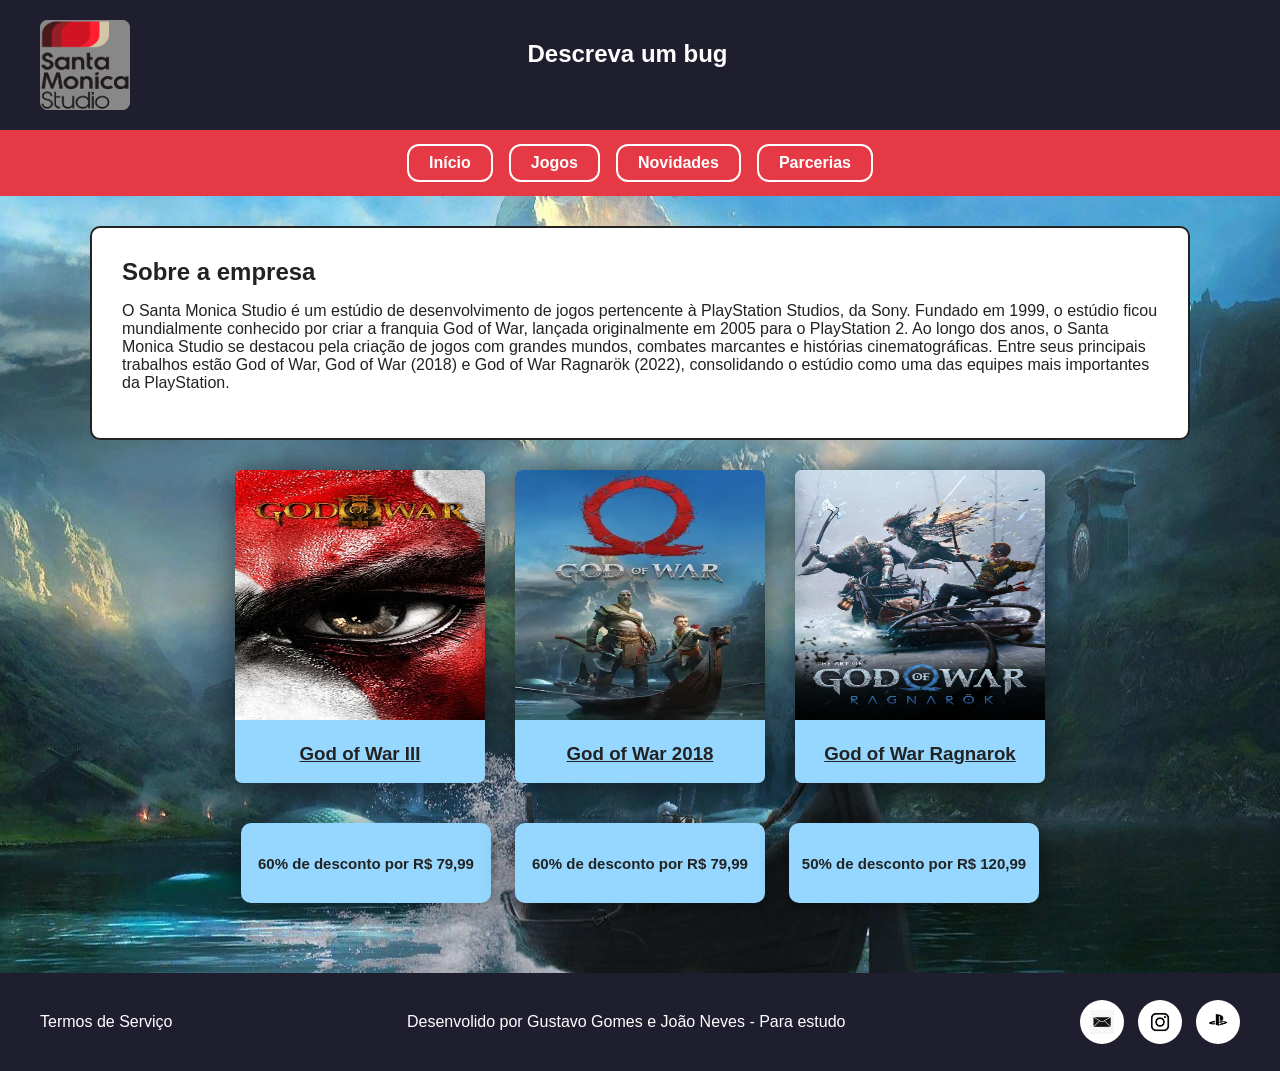
<file: index.html>
<!DOCTYPE html>
<html lang="pt-BR">
    <head>
    <meta charset="UTF-8">
    <meta name="viewport" content="width=device-width, initial-scale=1">
    <title>Studio Santa Monica</title>
    <link rel="stylesheet" href="style.css">
    <link rel="icon" type="image/png" href="./img/SML2a-removebg-preview.png">
  </head>
<body>
  
  <header class="topo">
    <div class="logo">
      <img class="logo" src="imagens/SonySantaMonicaStudioLogo.png" alt="studiosanta">
    </div>
    <h2 class="bug"> <a href="https://support.sms.playstation.com/hc/en-us/requests/new" target="_blank"> Descreva um bug </a><h2></h2>
  </header>
  <nav class="menu">
    <a class="link-menu" href="./index.html">Início</a>
    <a class="link-menu" href="./jogos.html">Jogos</a>
    <a class="link-menu" href="./novidades.html">Novidades</a>
    <a class="link-menu" href="./parcerias.html">Parcerias</a>
  </nav>


  <main class="principal">

    <section class="sobre">
      <h2 class="sobre-titulo">Sobre a empresa</h2>
      <p>O Santa Monica Studio é um estúdio de desenvolvimento de jogos pertencente à PlayStation Studios, da Sony. Fundado em 1999, o estúdio ficou mundialmente conhecido por criar a franquia God of War, lançada originalmente em 2005 para o PlayStation 2. Ao longo dos anos, o Santa Monica Studio se destacou pela criação de jogos com grandes mundos, combates marcantes e histórias cinematográficas. Entre seus principais trabalhos estão God of War, God of War (2018) e God of War Ragnarök (2022), consolidando o estúdio como uma das equipes mais importantes da PlayStation.</p>
    </section>

    <!-- Jogos - nomes -->
    <section class="container">
        <div class="cards">
            <article class="card">
                <a href="https://store.playstation.com/pt-br/product/UP9000-CUSA01623_00-0000GODOFWAR3PS4" target="_blank">
                  <img src="imagens/gow 3.jfif" alt="gow3">
                  </a>
                <h3><u>God of War III</u></h3>
            </article>
            <article class="card">
               <a href="https://store.playstation.com/pt-br/product/UP9000-CUSA07408_00-GODOFWARDDE00000" target="_blank">
                 <img src="imagens/gow 2018.webp" alt="gow2018">
                 </a>
                <h3><u>God of War 2018</u></h3>
            </article>
            <article class="card">
               <a href="https://store.playstation.com/pt-br/product/UP9000-CUSA34384_00-GOWRAGNAROK00000" target="_blank">
                 <img src="imagens/gow ragnarok.jpg" alt="gowragnarok">
                 </a>
                <h3><u>God of War Ragnarok</u></h3>
            </article>
    </section>

    <!-- Promoções -->
    <section class="grade">
      <div class="promo">60% de desconto por R$ 79,99</div>
      <div class="promo">60% de desconto por R$ 79,99</div>
      <div class="promo">50% de desconto por R$ 120,99</div>
    </section>

  </main>

  <footer class="rodape">

    <a class="termos" href="https://www.playstation.com/en-us/legal/website-terms-of-use/" target="_blank">Termos de Serviço</a>
      <p>Desenvolido por Gustavo Gomes e João Neves - Para estudo</p>
    <div class="contatos">
      <a class="bolinha" href="mailto:seuemail@exemplo.com" target="_blank">
        <img class="icone" src="imagens/logo-email.jpg" alt="Email">
      </a>
      <a class="bolinha" href="https://www.instagram.com/santamonicastudio/" target="_blank">
        <img class="icone" src="imagens/logo-instagram.webp" alt="Instagram">
      </a>
      <a class="bolinha" href="https://www.playstation.com/pt-br/" target="_blank">
        <img class="icone" src="imagens/logo-sony.png" alt="Sony">
      </a>
    </div>
      
  </footer>

</body>
</html>
</file>
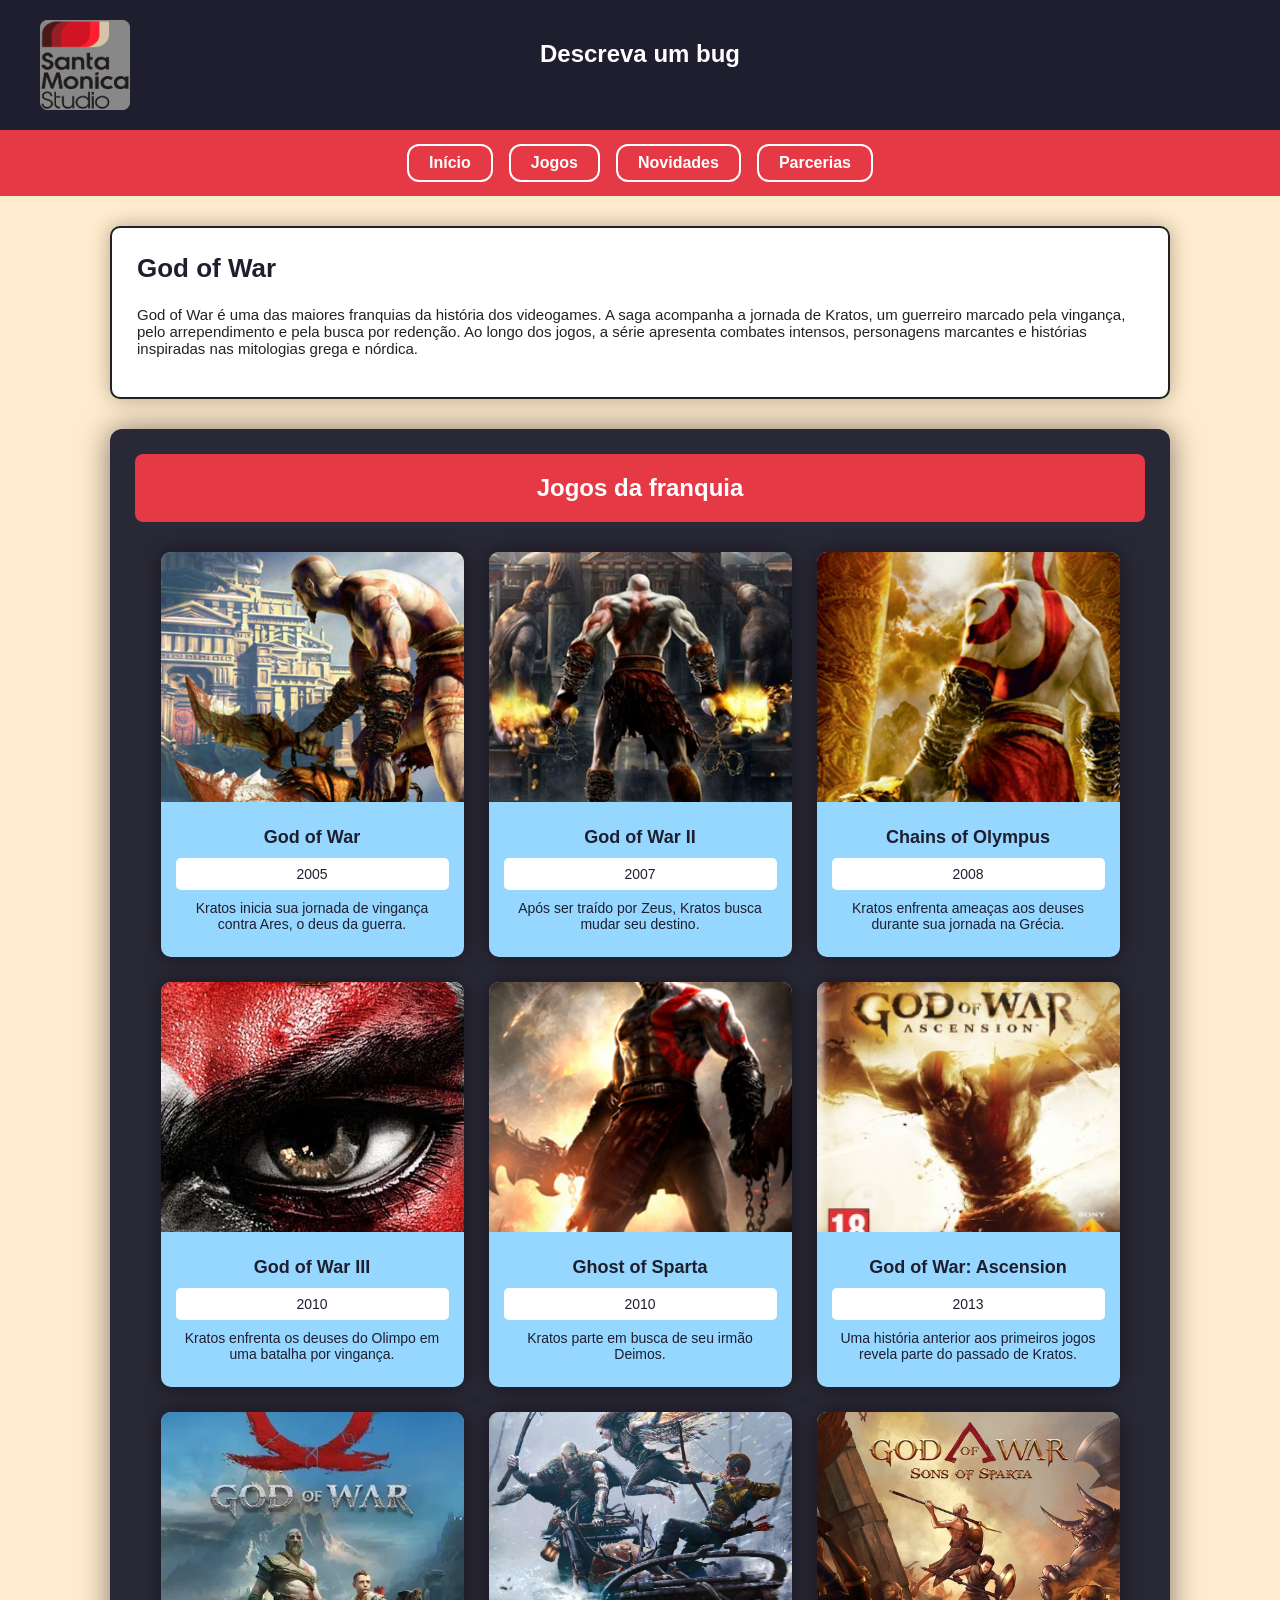
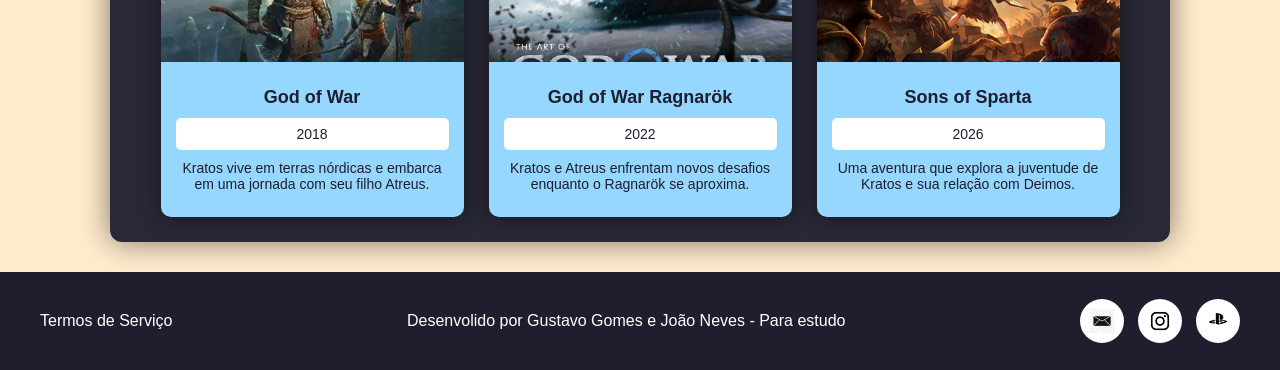
<file: jogos.html>
<!DOCTYPE html>
<html lang="pt-BR">
<head>
    <meta charset="UTF-8">
    <meta name="viewport" content="width=device-width, initial-scale=1">
    <title>Jogos - Santa Monica Studio</title>
    <link rel="icon" type="image/png" href="./img/SML20g-removebg-preview.png">
    <link rel="stylesheet" href="jogos.css">
</head>
<body>

    <header class="topo">
        <div class="logo">
            <img class="logo" src="imagens/SonySantaMonicaStudioLogo.png" alt="Santa Monica Studio">
        </div>

        <h2 class="bug">
            <a href="https://support.sms.playstation.com/hc/en-us/requests/new" target="_blank">
                Descreva um bug
            </a>
        </h2>
    </header>

    <nav class="menu">
        <a class="link-menu" href="./index.html">Início</a>
        <a class="link-menu" href="./jogos.html">Jogos</a>
        <a class="link-menu" href="./novidades.html">Novidades</a>
        <a class="link-menu" href="./parcerias.html">Parcerias</a>
    </nav>

    <main class="pagina-jogos">

        <section class="introducao-jogos">
            <h1>God of War</h1>

            <p>
                God of War é uma das maiores franquias da história dos videogames.
                A saga acompanha a jornada de Kratos, um guerreiro marcado pela
                vingança, pelo arrependimento e pela busca por redenção. Ao longo
                dos jogos, a série apresenta combates intensos, personagens
                marcantes e histórias inspiradas nas mitologias grega e nórdica.
            </p>
        </section>

        <section class="lista-jogos">
            <h2>Jogos da franquia</h2>

            <div class="cards-jogos">

                <article class="card-jogo">
                    <img src="imagens/God_of_War_2005_capa.png" alt="God of War de 2005">
                    <div class="info-jogo">
                        <h3>God of War</h3>
                        <p class="ano">2005</p>
                        <p>Kratos inicia sua jornada de vingança contra Ares, o deus da guerra.</p>
                    </div>
                </article>

                <article class="card-jogo">
                    <img src="imagens/God_of_War_2_capa.png" alt="God of War II">
                    <div class="info-jogo">
                        <h3>God of War II</h3>
                        <p class="ano">2007</p>
                        <p>Após ser traído por Zeus, Kratos busca mudar seu destino.</p>
                    </div>
                </article>

                <article class="card-jogo">
                    <img src="imagens/God_of_War_Chains_of_Olympus_capa.png" alt="God of War Chains of Olympus">
                    <div class="info-jogo">
                        <h3>Chains of Olympus</h3>
                        <p class="ano">2008</p>
                        <p>Kratos enfrenta ameaças aos deuses durante sua jornada na Grécia.</p>
                    </div>
                </article>

                <article class="card-jogo">
                    <img src="imagens/gow 3.jfif" alt="God of War III">
                    <div class="info-jogo">
                        <h3>God of War III</h3>
                        <p class="ano">2010</p>
                        <p>Kratos enfrenta os deuses do Olimpo em uma batalha por vingança.</p>
                    </div>
                </article>

                <article class="card-jogo">
                    <img src="imagens/God_of_War_Ghost_of_Sparta_capa.png" alt="God of War Ghost of Sparta">
                    <div class="info-jogo">
                        <h3>Ghost of Sparta</h3>
                        <p class="ano">2010</p>
                        <p>Kratos parte em busca de seu irmão Deimos.</p>
                    </div>
                </article>

                <article class="card-jogo">
                    <img src="imagens/god-of-war-ascension-capa-262x300.jpg" alt="God of War Ascension">
                    <div class="info-jogo">
                        <h3>God of War: Ascension</h3>
                        <p class="ano">2013</p>
                        <p>Uma história anterior aos primeiros jogos revela parte do passado de Kratos.</p>
                    </div>
                </article>

                <article class="card-jogo">
                    <img src="imagens/gow 2018.webp" alt="God of War de 2018">
                    <div class="info-jogo">
                        <h3>God of War</h3>
                        <p class="ano">2018</p>
                        <p>Kratos vive em terras nórdicas e embarca em uma jornada com seu filho Atreus.</p>
                    </div>
                </article>

                <article class="card-jogo">
                    <img src="imagens/gow ragnarok.jpg" alt="God of War Ragnarök">
                    <div class="info-jogo">
                        <h3>God of War Ragnarök</h3>
                        <p class="ano">2022</p>
                        <p>Kratos e Atreus enfrentam novos desafios enquanto o Ragnarök se aproxima.</p>
                    </div>
                </article>

                <article class="card-jogo">
                    <img src="imagens/God_of_War_Sons_of_Sparta.jpg" alt="God of War Sons of Sparta">
                    <div class="info-jogo">
                        <h3>Sons of Sparta</h3>
                        <p class="ano">2026</p>
                        <p>Uma aventura que explora a juventude de Kratos e sua relação com Deimos.</p>
                    </div>
                </article>
            </div>
        </section>

    </main>

    <footer class="rodape">

        <a class="termos" href="https://www.playstation.com/pt-br/legal/website-terms-of-use/" target="_blank">
            Termos de Serviço
        </a>
        <p>Desenvolido por Gustavo Gomes e João Neves - Para estudo</p>
        <div class="contatos">
            <a class="bolinha" href="mailto:seuemail@exemplo.com">
                <img class="icone" src="imagens/logo-email.jpg" alt="Email">
            </a>

            <a class="bolinha" href="https://www.instagram.com/santamonicastudio/" target="_blank">
                <img class="icone" src="imagens/logo-instagram.webp" alt="Instagram">
            </a>

            <a class="bolinha" href="https://www.playstation.com/pt-br/" target="_blank">
                <img class="icone" src="imagens/logo-sony.png" alt="PlayStation">
            </a>
        </div>

    </footer>

</body>
</html>
</file>
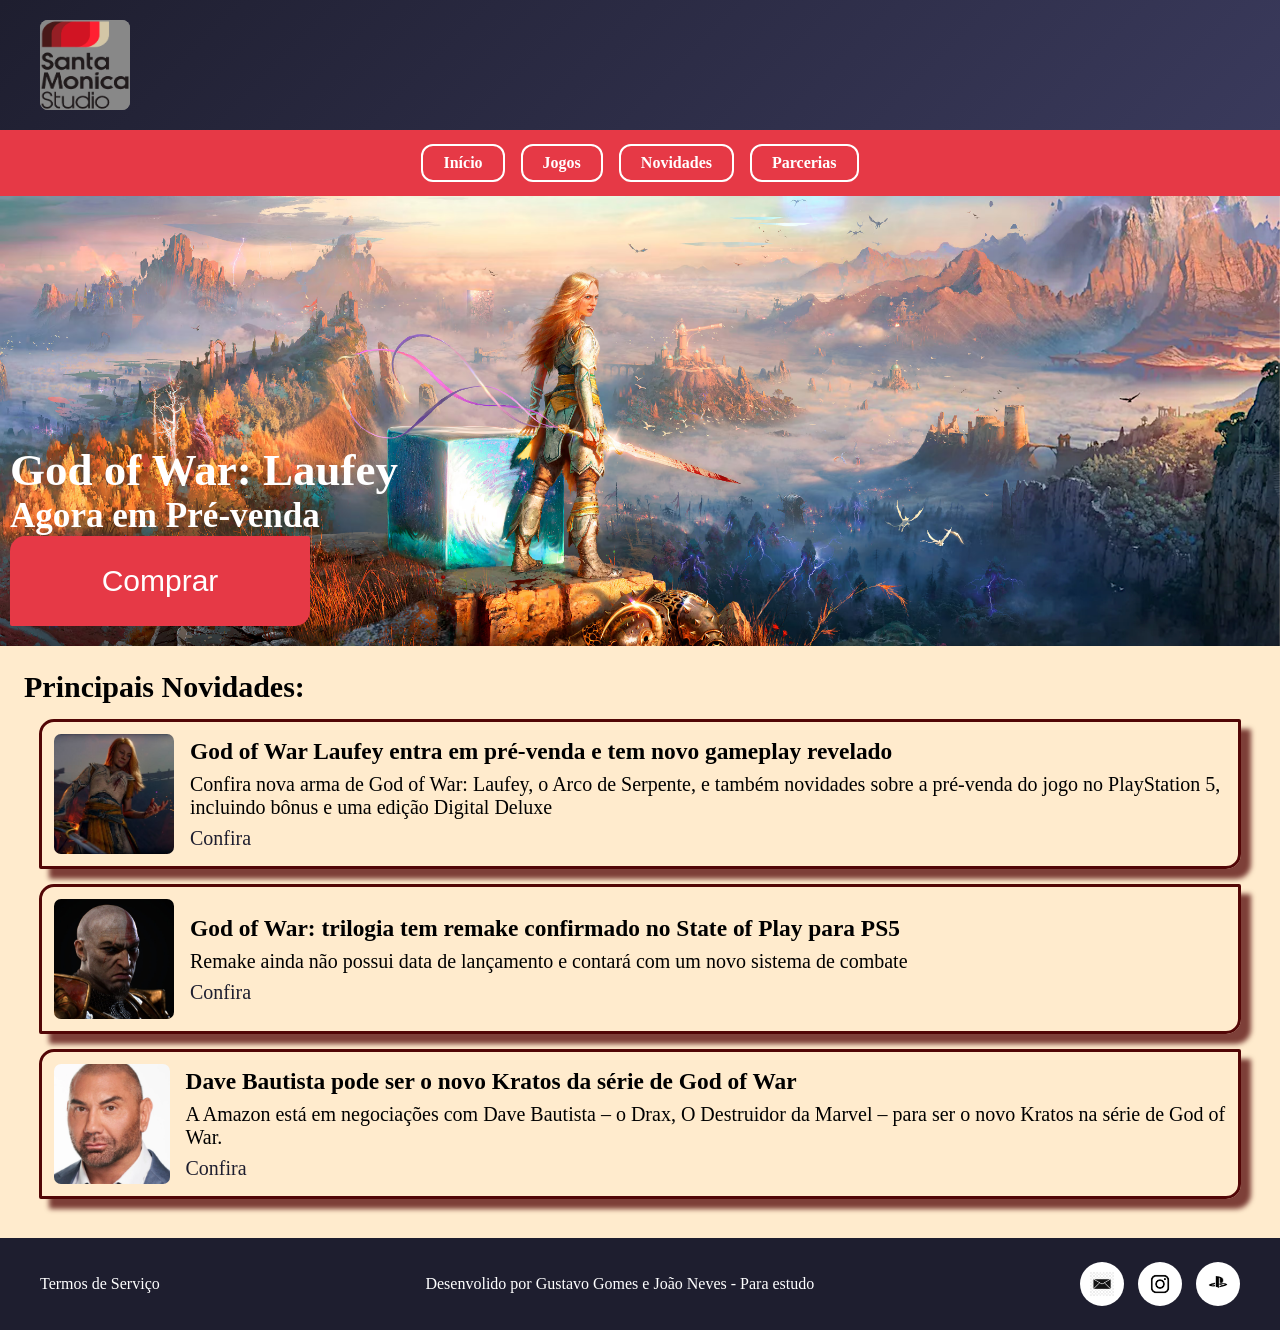
<file: novidades.html>
<!DOCTYPE html>
<html lang="pt-br">
<head>
    <meta charset="UTF-8">
    <meta name="viewport" content="width=device-width, initial-scale=1.0">
    <link rel="Stylesheet" href="novidades.css">
    <link rel="icon" type="image/png" href="./img/SML.png">
    <title>Santa Monica</title>
</head>
<body>
    <header class="topo">
        <div class="logo">
          <img class="logo" src="imagens/SonySantaMonicaStudioLogo.png" alt="studiosanta">
        </div>
      </header>
    
      <nav class="menu">
        <a class="link-menu" href="./index.html">Início</a>
        <a class="link-menu" href="./jogos.html">Jogos</a>
        <a class="link-menu" href="./novidades.html">Novidades</a>
        <a class="link-menu" href="./parcerias.html">Parcerias</a>
      </nav>
       
    <section class=banner>
      <div class="texto">
        <h1>God of War: Laufey</h1>
        <h3>Agora em Pré-venda</h3>
        <div class="botao">
        <a href="https://store.playstation.com/pt-br/product/UP9000-PPSA19249_00-LAUFEY0000000000" target="_blank"><button>Comprar</button></a>
      </div>
      </div>
    </section>
    <main>
        <h2>Principais Novidades:</h2>

        <div class="novidades">
            <article class="card">
                <img src="./img/GOWLbanner teste.jpg" alt="imagem da Faye">
                <div class="conteudo">
                    <h3>God of War Laufey entra em pré-venda e tem novo gameplay revelado</h3>
                    <p>Confira nova arma de God of War: Laufey, o Arco de Serpente, e também novidades sobre a pré-venda do jogo no PlayStation 5, incluindo bônus e uma edição Digital Deluxe</p>
                    <a href="https://www.techtudo.com.br/noticias/2026/09/god-of-war-laufey-ganha-novo-gameplay-com-arma-inedita-veja-pre-venda-edjogos.ghtml" target="_blank">Confira</a>
                </div>
            </article>
            <article class="card">
                <img src="./img/KratosR.jpg" alt="Kratos remake">
                <div class="conteudo">
                    <h3>God of War: trilogia tem remake confirmado no State of Play para PS5</h3>
                    <p>Remake ainda não possui data de lançamento e contará com um novo sistema de combate</p>
                    <a href="https://www.cnnbrasil.com.br/economia/money/tecnologia/god-of-war-trilogia-tem-remake-confirmado-no-state-of-play-para-ps5/" target="_blank">Confira</a>
                </div>
            </article>
            <article class="card">
                <img src="./img/Dave" alt="Dave Bautista">
                <div class="conteudo">
                    <h3>Dave Bautista pode ser o novo Kratos da série de God of War</h3>
                    <p>A Amazon está em negociações com Dave Bautista – o Drax, O Destruidor da Marvel – para ser o novo Kratos na série de God of War.</p>
                    <a href="https://dropsdejogos.uai.com.br/noticias/cultura/dave-bautista-pode-ser-o-novo-kratos-da-serie-de-god-of-war/" target="_blank">Confira</a>
        </div>



    </main>
    <footer class="rodape">

        <a class="termos" href="https://www.playstation.com/en-us/legal/website-terms-of-use/" target="_blank">Termos de Serviço</a>
        <p>Desenvolido por Gustavo Gomes e João Neves - Para estudo</p>
        <div class="contatos">
          <a class="bolinha" href="mailto:seuemail@exemplo.com" target="_blank">
            <img class="icone" src="imagens/logo-email.jpg" alt="Email">
          </a>
          <a class="bolinha" href="https://www.instagram.com/santamonicastudio/" target="_blank">
            <img class="icone" src="imagens/logo-instagram.webp" alt="Instagram">
          </a>
          <a class="bolinha" href="https://www.playstation.com/pt-br/" target="_blank">
            <img class="icone" src="imagens/logo-sony.png" alt="WhatsApp">
          </a>
        </div>
    
      </footer>
</body>
</html>
</file>
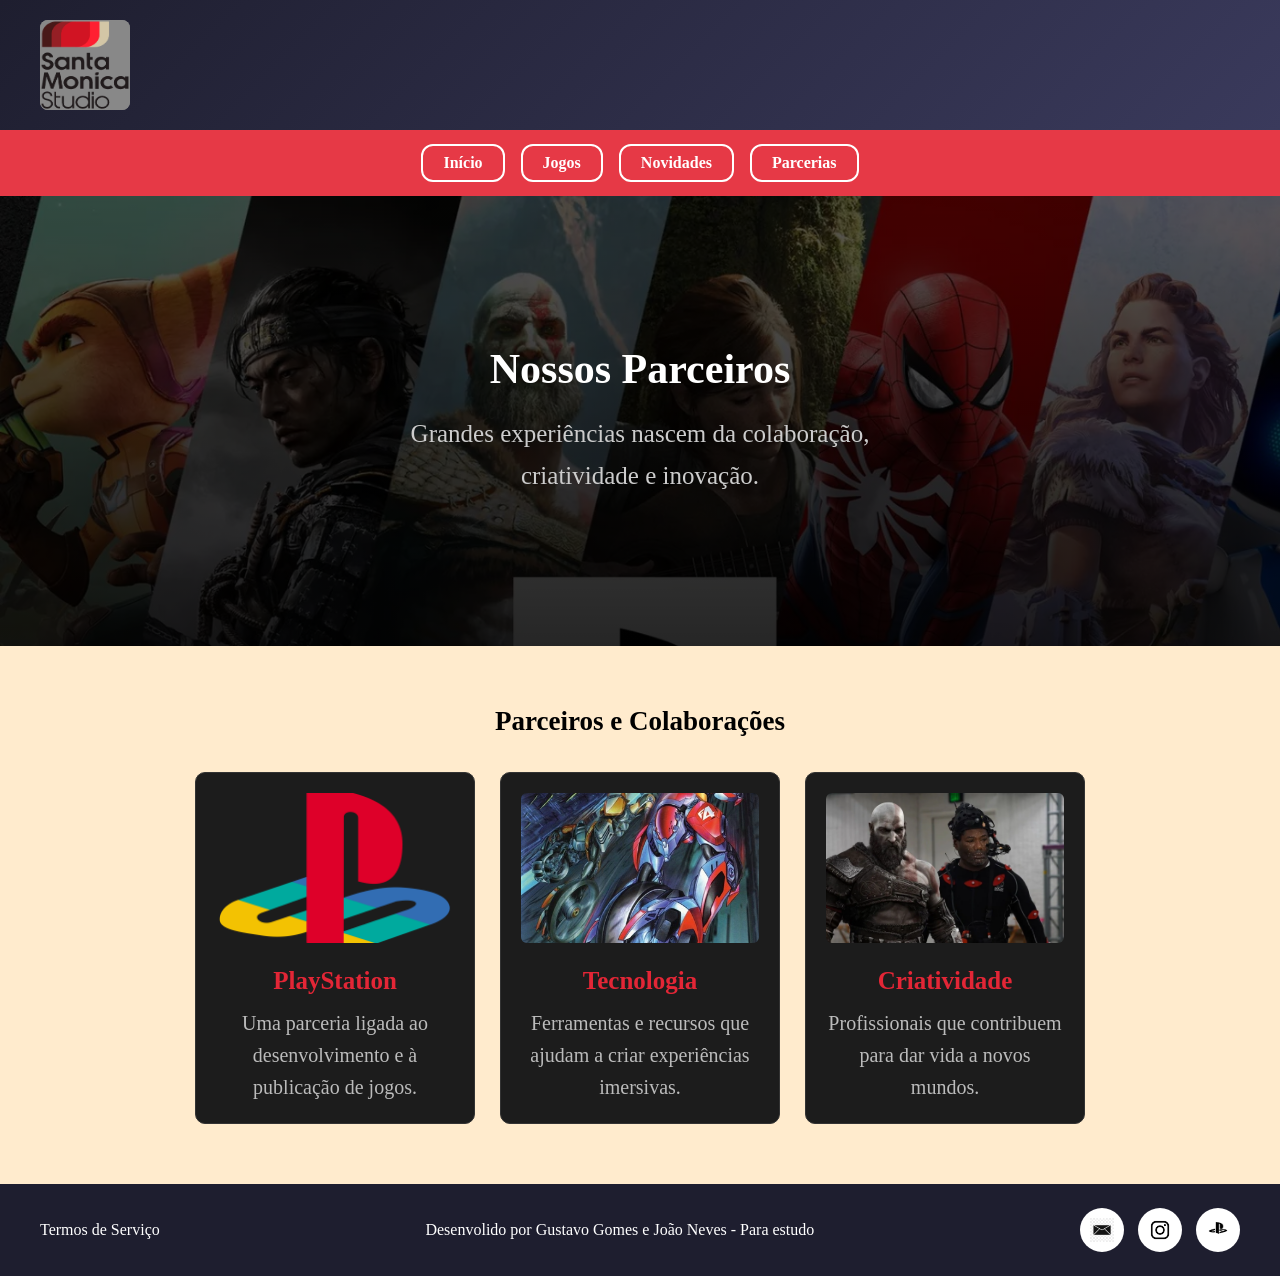
<file: parcerias.html>
<!DOCTYPE html>
<html lang="pt-br">

<head>
    <meta charset="UTF-8">
    <meta name="viewport" content="width=device-width, initial-scale=1.0">
    <link rel="Stylesheet" href="parcerias.css">
    <link rel="icon" type="image/png" href="./img/SML3l-removebg-preview.png">
    <title>Santa Monica</title>
</head>

<body>
    <header class="topo">
        <div class="logo">
            <img class="logo" src="imagens/SonySantaMonicaStudioLogo.png" alt="studiosanta">
        </div>
    </header>

    <nav class="menu">
        <a class="link-menu" href="./index.html">Início</a>
        <a class="link-menu" href="./jogos.html">Jogos</a>
        <a class="link-menu" href="./novidades.html">Novidades</a>
        <a class="link-menu" href="./parcerias.html">Parcerias</a>
    </nav>

    <main>
        <section class="banner">
            <h1>Nossos Parceiros</h1>
            <p>
                Grandes experiências nascem da colaboração,
                criatividade e inovação.
            </p>
        </section>

        <section class="parceiros">
            

            <h2>Parceiros e Colaborações</h2>

            <div class="container-cards">

                <div class="card">
                    <img src="./img/pslogo.webp" alt="PlayStation">
                    <a href="https://store.playstation.com/pt-br/pages/latest?gclsrc=aw.ds&gad_source=1&gad_campaignid=23984243970&gbraid=0AAAAADc1uAaWOPjOeHBZqUugm4LvOELPX&gclid=CjwKCAjw3NHWBhANEiwAtpwIdyP5_6LskjbEFbYSJLYT83PFRceK1E54RPqPttgPqdCe-9ApKqkwTBoCakMQAvD_BwE" target="_blank">
                        <h3>PlayStation</h3>
                    </a>
                    <p>
                        Uma parceria ligada ao desenvolvimento
                        e à publicação de jogos.
                    </p>
                </div>

                <div class="card">
                    <img src="img/Kinetica_capa.jpg" alt="Tecnologia de desenvolvimento">
                    <a href="https://en.wikipedia.org/wiki/Kinetica" target="_blank">
                        <h3>Tecnologia</h3>
                    </a>
                    <p>
                        Ferramentas e recursos que ajudam
                        a criar experiências imersivas.
                    </p>
                </div>

                <div class="card">
                    <img src="img/Bastidor.webp" alt="Equipe de criação de jogos">
                    <a href="https://www.youtube.com/watch?v=T5wDYUuw9Pc" target="_blank">
                        <h3>Criatividade</h3>
                    </a>
                    <p>
                        Profissionais que contribuem
                        para dar vida a novos mundos.
                    </p>
                </div>

            </div>
        </section>
    </main>

    <footer class="rodape">

        <a class="termos" href="https://www.playstation.com/en-us/legal/website-terms-of-use/" target="_blank">Termos de
            Serviço</a>
            <p>Desenvolido por Gustavo Gomes e João Neves - Para estudo</p>
        <div class="contatos">
            <a class="bolinha" href="mailto:seuemail@exemplo.com" target="_blank">
                <img class="icone" src="imagens/logo-email.jpg" alt="Email">
            </a>
            <a class="bolinha" href="https://www.instagram.com/santamonicastudio/" target="_blank">
                <img class="icone" src="imagens/logo-instagram.webp" alt="Instagram">
            </a>
            <a class="bolinha" href="https://www.playstation.com/pt-br/" target="_blank">
                <img class="icone" src="imagens/logo-sony.png" alt="WhatsApp">
            </a>
        </div>

    </footer>

</body>

</html>
</file>
<file: style.css>
body {
    margin: 0;
    font-family: Arial, sans-serif;
    background-image: url(imagens/background.jpg);
    background-position: center;
    color: #222;
    display: flex;
    flex-direction: column;
    min-height: 100vh;
  }
  
  /*TOPO (logo) - Background 1*/
  .topo {
   background-color:#1e1e2f;
   text-align: center;
   display: flex;
   padding: 20px 40px;
   justify-content: space-between;
  }
  
  .logo {
    width: 90px;
    height: 90px;
    background: #888;
    border-radius: 8px;
    display: flex;
    align-items: center;
    justify-content: center;
    color: #fff;
    font-size: 14px;
  }

  .bug{
    padding-right: 115px;
  }

  .bug a{
    text-decoration: none;
    color: #fff;
  }

  /*MENU - Background 2*/
  .menu {
    background: #e63946;
    display: flex;
    justify-content: center;
    gap: 16px;
    padding: 14px 40px;
  }
  
  .link-menu {
    color: #fff;
    text-decoration: none;
    padding: 8px 20px;
    border: 2px solid #fff;
    border-radius: 12px;
    font-weight: bold;
  }
  
  .link-menu:hover {
    background: #fff;
    color: #e63946;
  }
  
  /*CONTEÚDO*/
  .principal {
    flex: 1;
    width: 100%;
    max-width: 1100px;
    margin: 30px auto;
    padding: 0 20px;
  }
  
  .sobre {
    background: #fff;
    border: 2px solid #222;
    border-radius: 10px;
    padding: 30px;
    margin-bottom: 30px;
    min-height: 140px;
  }
  
  .sobre-titulo {
    margin-top: 0;
    margin-bottom: 10px;
  }
  
  .grade {
    gap: 24px;
    margin-bottom: 30px;
  }
  
  /*Jogos*/
  .banner-jogo {
    height: 320px;
    background: #ccc;
    border: 2px solid #222;
    border-radius: 10px;
    display: flex;
    align-items: center;
    justify-content: center;
    font-size: 28px;
  }
  
  .nome-jogo {
    margin-top: 8px;
    padding: 8px;
    text-align: center;
    background: #fff;
    border: 2px solid #222;
    border-radius: 8px;
    font-weight: bold;
  }
  
  /*Promoções*/
  .promo {
    width: 250px;
    height: 80px;
    background: #95D7FF;
    box-shadow: 0px 0px 30px rgba(0, 0, 0, 0.5);
    border-radius: 10px;
    display: flex;
    align-items: center;
    justify-content: space-around;
    font-size: 15px;
    font-weight: bold;
    gap: 100px;
  }

  .grade{
    display: flex;
    justify-content: center;
    margin: 40px;
    padding-left: 10px;
    padding-right: 10px;
  } 
  
  /*RODAPÉ*/
  .rodape {
    background: #1e1e2f;
    padding: 24px 40px;
    display: flex;
    justify-content: space-between;
    align-items: center;
  }
  
  .termos {
    color: #fff;
    text-decoration: none;
  }
  
  .termos:hover {
    text-decoration: underline;
  }
  .rodape p{
    color: white;
    }
  .contatos {
    display: flex;
    gap: 14px;
  }
  
  .bolinha {
    width: 44px;
    height: 44px;
    background: #fff;
    border-radius: 50%;
    display: flex;
    align-items: center;
    justify-content: center;
  }
  
  .icone {
    width: 24px;
    height: 24px;
  }

  .cards{
    display: flex;
    gap: 30px;
    justify-content: center;
    align-items: center;
    flex-wrap: wrap;
}

.card{
    background-color: #95D7FF;
    width: 250px;
    border-radius: 7px;
    overflow: hidden;
    text-align: center;
    box-shadow: 0px 0px 30px rgba(0, 0, 0, 0.5);
     cursor: pointer;
}

.card:hover{
    transform: scale(1.01);
    transition: 1s;
}

.card img{
    width: 100%;
    height: 250px;
}
</file>
<file: jogos.css>
body {
    margin: 0;
    font-family: Arial, sans-serif;

    background-color: blanchedalmond;
    background-position: center;
    color: #222;
    display: flex;
    flex-direction: column;
    min-height: 100vh;
}

/*TOPO (logo) - igual à página inicial*/
.topo {
    background-color: #1e1e2f;
    text-align: center;
    display: flex;
    padding: 20px 40px;
    justify-content: space-between;
}

.logo {
    width: 90px;
    height: 90px;
    background: #888;
    border-radius: 8px;
    display: flex;
    align-items: center;
    justify-content: center;
    color: #fff;
    font-size: 14px;
}

.bug {
    flex: 1;
    padding-right: 90px;
}

.bug a {
    text-decoration: none;
    color: #fff;
}

/*MENU - igual à página inicial*/
.menu {
    background: #e63946;
    display: flex;
    justify-content: center;
    gap: 16px;
    padding: 14px 40px;
}

.link-menu {
    color: #fff;
    text-decoration: none;
    padding: 8px 20px;
    border: 2px solid #fff;
    border-radius: 12px;
    font-weight: bold;
}

.link-menu:hover {
    background: #fff;
    color: #e63946;
}

/*CONTEÚDO*/
.pagina-jogos {
    flex: 1;
    width: 100%;
    max-width: 1100px;
    align-self: center;
    margin: 30px 0;
    padding: 0 20px;
    box-sizing: border-box;
}

.introducao-jogos {
    background-color: #fff;
    padding: 25px;
    margin-bottom: 30px;
    border: 2px solid #222;
    border-radius: 10px;
    box-shadow: 0px 0px 20px rgba(0, 0, 0, 0.3);
}

.introducao-jogos h1 {
    margin-top: 0;
    color: #1e1e2f;
    font-size: 26px;
}

.introducao-jogos p {
    font-size: 15px;
}

.lista-jogos {
    width: 100%;
    margin: 0;
    padding: 25px;
    box-sizing: border-box;
    background: rgba(30, 30, 47, 0.95);
    border-radius: 12px;
    box-shadow: 0px 0px 30px rgba(0, 0, 0, 0.5);
}

.lista-jogos h2 {
    color: #fff;
    background: #e63946;
    padding: 20px;
    margin-top: 0;
    margin-bottom: 30px;
    text-align: center;
    border-radius: 8px;
}

.cards-jogos {
    display: flex;
    flex-wrap: wrap;
    justify-content: center;
    align-items: stretch;
    gap: 25px;
}

.card-jogo {
    background-color: #95D7FF;
    width: 30%;
    border-radius: 10px;
    overflow: hidden;
    text-align: center;
    box-shadow: 0px 0px 20px rgba(0, 0, 0, 0.5);
}

.card-jogo:hover {
    background-color: #75c8fa;
    transition: 0.5s;
}

.card-jogo img {
    width: 100%;
    height: 250px;
    object-fit: cover;
    display: block;
}

.info-jogo {
    padding: 15px;
}

.info-jogo h3 {
    color: #1e1e2f;
    font-size: 18px;
    margin: 10px 0;
}

.info-jogo p {
    margin: 10px 0;
    color: #1e1e2f;
    font-size: 14px;
}

.ano {
    background-color: #fff;
    padding: 8px;
    border-radius: 5px;
    margin: 10px 0;
    color: #1e1e2f;
    font-size: 14px;
}

/*RODAPÉ*/
.rodape {
    background: #1e1e2f;
    padding: 24px 40px;
    display: flex;
    justify-content: space-between;
    align-items: center;
}
.rodape p{
    color: white;
    }
    
.termos {
    color: #fff;
    text-decoration: none;
}

.termos:hover {
    text-decoration: underline;
}

.contatos {
    display: flex;
    gap: 14px;
}

.bolinha {
    width: 44px;
    height: 44px;
    background: #fff;
    border-radius: 50%;
    display: flex;
    align-items: center;
    justify-content: center;
}

.icone {
    width: 24px;
    height: 24px;
}
</file>
<file: novidades.css>
*{
    margin: 0%;
    padding: 0%;
    box-sizing: border-box;
}

body{
    background-color:blanchedalmond;
}
main{
    padding: 24px;
}

/*HEADER E NAV*/

.topo {
    background: linear-gradient(135deg, #1e1e2f, #3a3a5c);
    padding: 20px 40px;
  }
  
  .logo {
    width: 90px;
    height: 90px;
    background: #888;
    border-radius: 8px;
    display: flex;
    align-items: center;
    justify-content: center;
    color: #fff;
    font-size: 14px;
  }

  .menu {
    background: #e63946;
    display: flex;
    justify-content: center;
    gap: 16px;
    padding: 14px 40px;
  }
  
  .link-menu {
    color: #fff;
    text-decoration: none;
    padding: 8px 20px;
    border: 2px solid #fff;
    border-radius: 12px;
    font-weight: bold;
  }
  
  .link-menu:hover {
    background: #fff;
    color: #e63946;
  }

 /*BANNER*/
 
  .banner{
    background-image: url(./img/Banner\ teste\ 2.jpg);
    display: flex;
    justify-content: flex-start;
    align-items: flex-end;
    height: 50vh;
    background-size:cover;
    background-position: center;
  }
  .texto{
    width: 45%;
    font-size: 30px;
    color: rgb(255, 255, 255);
    margin: 10px;
    margin-top: 10px;
  }

.botao button{
  height: 90px;
  width: 300px;
  border-radius: 15px 2px;
  border: none;
  background-color:#e63946;
  color:rgb(255, 255, 255);
  font-size: 30px;
  margin-bottom: 10px;
  cursor: pointer;
}

.botao button:hover{
  transform: scale(1.05);
  transition: 0.5s;
  box-shadow: 10px 10px 5px 0px rgba(82,6,6,0.5);
  background-color:#ad2b36;
}

  /*CAIXAS DE NOVIDADE*/

  .novidade{
    display: flex;
    flex-direction: column;
    gap: 16px;
  }
  .card{
    display: flex;
    align-items: center;
    gap: 16px;
    border: 3px solid #520606;
    padding: 12px;
    border-radius: 15px 2px;
    margin: 15px;
    box-shadow: 10px 10px 5px 0px rgba(82,6,6,0.75);
  }
  .card img{
    width: 120px;
    height: 120px;
    object-fit: cover;
    margin: 0%;
    border-radius: 7px;
  }
  .conteudo{
    display: flex;
    flex-direction: column;
    gap: 8px;
    font-size: 20px;
   
  }
  .conteudo a{
    text-decoration: none;
    color: #1e1e2f;
    
  }
  .conteudo a:hover{
    text-decoration: underline;
    color:#e63946;
    background-color:#5c4f4f;
    width: 62px;
  }
  h2{
    font-size: 30px;
  }
  /*rodapé*/

  .rodape {
    background: #1e1e2f;
    padding: 24px 40px;
    display: flex;
    justify-content: space-between;
    align-items: center;
  }
  .rodape p{
    color: white;
    }

  .termos {
    color: #fff;
    text-decoration: none;
  }
  
  .termos:hover {
    text-decoration: underline;
  }
  
  .contatos {
    display: flex;
    gap: 14px;
  }
  
  .bolinha {
    width: 44px;
    height: 44px;
    background: #fff;
    border-radius: 50%;
    display: flex;
    align-items: center;
    justify-content: center;
  }
  
  .icone {
    width: 24px;
    height: 24px;
  }
</file>
<file: parcerias.css>
*{
    margin: 0%;
    padding: 0%;
    box-sizing: border-box;
}

body{
    background-color:blanchedalmond;
}

/*HEADER E NAV*/

.topo {
    background: linear-gradient(135deg, #1e1e2f, #3a3a5c);
    padding: 20px 40px;
  }
  
  .logo {
    width: 90px;
    height: 90px;
    background: #888;
    border-radius: 8px;
    display: flex;
    align-items: center;
    justify-content: center;
    color: #fff;
    font-size: 14px;
  }

  .menu {
    background: #e63946;
    display: flex;
    justify-content: center;
    gap: 16px;
    padding: 14px 40px;
  }
  
  .link-menu {
    color: #fff;
    text-decoration: none;
    padding: 8px 20px;
    border: 2px solid #fff;
    border-radius: 12px;
    font-weight: bold;
  }
  
  .link-menu:hover {
    background: #fff;
    color: #e63946;
  }

  /*BANNER*/

  .banner {
    height: 50vh;
    display: flex;
    flex-direction: column;
    justify-content: center;
    align-items: center;
    text-align: center;
    padding: 40px 20px;

    background: linear-gradient(
        rgba(0, 0, 0, 0.65),
        rgba(0, 0, 0, 0.85)
    ), url("img/parcerias\ banner.webp");

    background-size: cover;
    background-position: top;
}

.banner h1 {
    font-size: 42px;
    margin-bottom: 20px;
    color:#ffffff;
}

.banner p {
    max-width: 550px;
    line-height: 1.7;
    color: #cccccc;
    font-size: 25px;
}

/*PARTE DE PARCEIROS*/

.parceiros {
    padding: 60px 8%;
}
.parceiros h1 {
    text-align: center;
    margin-bottom: 35px;
    font-size: 35px;
}

.parceiros h2 {
    text-align: center;
    margin-bottom: 35px;
    font-size: 27px;
}

.container-cards {
    display: flex;
    flex-direction: row;
    justify-content: center;
    align-items: stretch;
    flex-wrap: wrap;
    gap: 25px;
}

.card {
    background-color: #1c1c1c;
    border: 1px solid #333333;
    border-radius: 10px;
    cursor: pointer;
    width: 280px;
    padding: 20px;
    text-align: center;

    transition: 0.3s;
}

.card:hover {
    transform: translateY(-5px);
    border-color: #e32636;
    box-shadow:10px 10px 5px 0px rgba(94, 21, 26, 0.75);
}

.card img {
    width: 100%;
    height: 150px;
    object-fit: cover;
    border-radius: 6px;
    margin-bottom: 20px;
}

.card h3 {
    margin-bottom: 12px;
    font-size: 25px;
    
}
.card h3:hover{
    margin-bottom: 12px;
    color: #ffffff;
}
.card p {
    color: #bbbbbb;
    line-height: 1.6;
    font-size: 20px;
}

a{
    text-decoration: none;
    color:#e32636;
}
  /*rodapé*/

  .rodape {
    background: #1e1e2f;
    padding: 24px 40px;
    display: flex;
    justify-content: space-between;
    align-items: center;
  }
  .rodape p{
    color: white;
    }
    
  .termos {
    color: #fff;
    text-decoration: none;
  }
  
  .termos:hover {
    text-decoration: underline;
  }
  
  .contatos {
    display: flex;
    gap: 14px;
  }
  
  .bolinha {
    width: 44px;
    height: 44px;
    background: #fff;
    border-radius: 50%;
    display: flex;
    align-items: center;
    justify-content: center;
  }
  
  .icone {
    width: 24px;
    height: 24px;
  }
</file>
